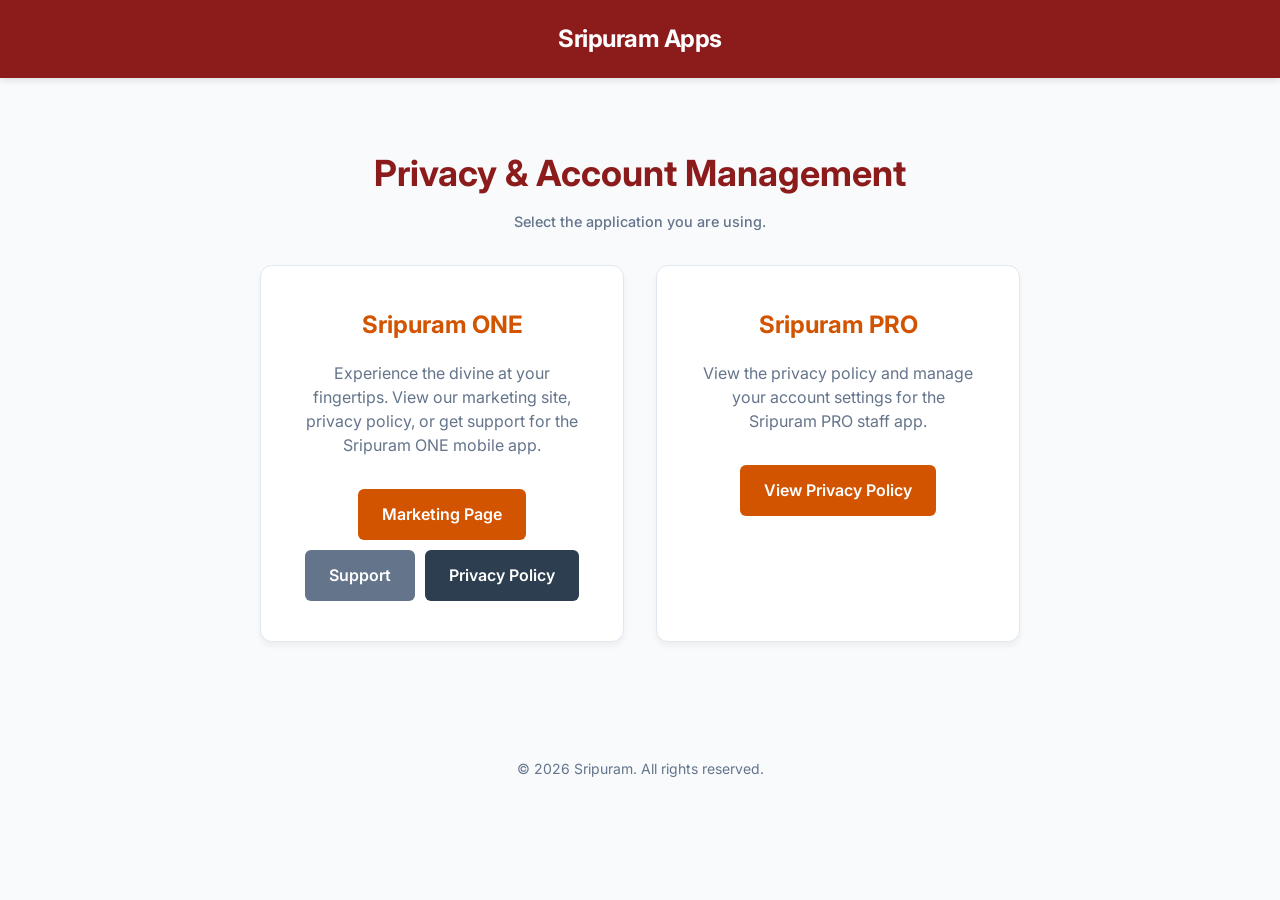
<file: index.html>
<!DOCTYPE html>
<html lang="en">
<head>
    <meta charset="UTF-8">
    <meta name="viewport" content="width=device-width, initial-scale=1.0">
    <meta name="description" content="Sripuram Apps - Privacy Policies & Account Deletion">
    <title>Sripuram Apps - Privacy & Account Management</title>
    <link rel="preconnect" href="https://fonts.googleapis.com">
    <link rel="preconnect" href="https://fonts.gstatic.com" crossorigin>
    <link href="https://fonts.googleapis.com/css2?family=Inter:wght@300;400;600;700&display=swap" rel="stylesheet">
    <link rel="stylesheet" href="./styles.css">
    <style>
        .menu-grid {
            display: grid;
            grid-template-columns: 1fr;
            gap: 2rem;
            margin-top: 2rem;
        }
        @media (min-width: 768px) {
            .menu-grid {
                grid-template-columns: 1fr 1fr;
            }
        }
        .menu-card {
            background-color: var(--card-bg, #ffffff);
            border-radius: 12px;
            padding: 2.5rem;
            box-shadow: 0 4px 6px rgba(0, 0, 0, 0.05);
            text-align: center;
            border: 1px solid var(--border-color, #eaeaea);
            transition: transform 0.3s ease, box-shadow 0.3s ease;
        }
        .menu-card:hover {
            transform: translateY(-5px);
            box-shadow: 0 10px 15px rgba(0, 0, 0, 0.1);
        }
        .menu-card h2 {
            color: var(--primary, #d35400);
            margin-bottom: 1rem;
            font-size: 1.5rem;
        }
        .menu-card p {
            color: var(--text-muted, #666);
            margin-bottom: 2rem;
            line-height: 1.5;
        }
        .menu-btn {
            display: inline-block;
            background-color: var(--primary, #d35400);
            color: white;
            padding: 0.8rem 1.5rem;
            border-radius: 6px;
            text-decoration: none;
            font-weight: 600;
            transition: background-color 0.3s ease;
        }
        .menu-btn:hover {
            background-color: var(--primary-dark, #a84300);
            color: white;
        }
    </style>
</head>
<body>
    <header class="header">
        <div class="container">
            <h1 class="logo" style="text-align: center; margin: 0 auto;">Sripuram Apps</h1>
        </div>
    </header>

    <main class="container fade-in" style="min-height: 70vh; display: flex; align-items: center; justify-content: center;">
        <div style="width: 100%; max-width: 900px; margin: 0 auto;">
            <h1 class="policy-title" style="text-align: center;">Privacy & Account Management</h1>
            <p class="last-updated" style="text-align: center; margin-bottom: 2rem;">Select the application you are using.</p>

            <div class="menu-grid">
                <!-- Sripuram ONE Box -->
                <div class="menu-card">
                    <h2>Sripuram ONE</h2>
                    <p>Experience the divine at your fingertips. View our marketing site, privacy policy, or get support for the Sripuram ONE mobile app.</p>
                    <div style="display: flex; gap: 10px; justify-content: center; flex-wrap: wrap;">
                        <a href="./sripuram-one-marketing.html" class="menu-btn">Marketing Page</a>
                        <a href="./sripuram-one-support.html" class="menu-btn" style="background-color: #64748B;">Support</a>
                        <a href="./privacy_account_work/privacy-policy.html" class="menu-btn" style="background-color: #2C3E50;">Privacy Policy</a>
                    </div>
                </div>

                <!-- Sripuram PRO Box -->
                <div class="menu-card">
                    <h2>Sripuram PRO</h2>
                    <p>View the privacy policy and manage your account settings for the Sripuram PRO staff app.</p>
                    <a href="./pro-privacy-policy.html" class="menu-btn">View Privacy Policy</a>
                </div>
            </div>
        </div>
    </main>

    <footer class="footer">
        <div class="container" style="text-align: center;">
            <p>&copy; <span id="year"></span> Sripuram. All rights reserved.</p>
        </div>
    </footer>

    <script>
        document.getElementById('year').textContent = new Date().getFullYear();
    </script>
</body>
</html>
</file>
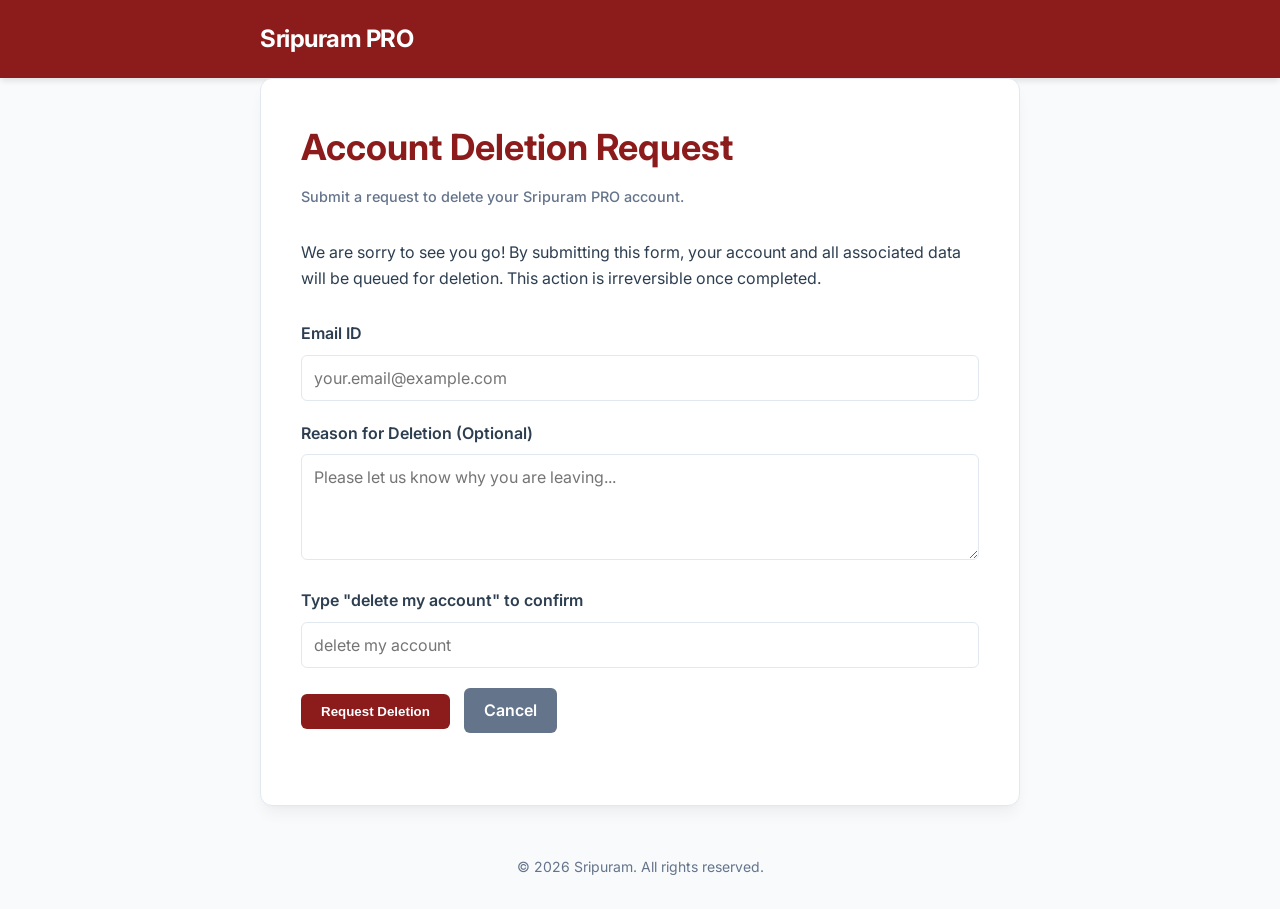
<file: deleteaccount.html>
<!DOCTYPE html>
<html lang="en">
<head>
    <meta charset="UTF-8">
    <meta name="viewport" content="width=device-width, initial-scale=1.0">
    <meta name="description" content="Account Deletion - Sripuram PRO">
    <title>Account Deletion - Sripuram PRO</title>
    <link rel="preconnect" href="https://fonts.googleapis.com">
    <link rel="preconnect" href="https://fonts.gstatic.com" crossorigin>
    <link href="https://fonts.googleapis.com/css2?family=Inter:wght@300;400;600;700&display=swap" rel="stylesheet">
    <link rel="stylesheet" href="./styles.css">
</head>
<body>
    <header class="header">
        <div class="container">
            <h1 class="logo">Sripuram PRO</h1>
        </div>
    </header>

    <main class="container">
        <article class="policy-card fade-in">
            <h1 class="policy-title">Account Deletion Request</h1>
            <p class="last-updated">Submit a request to delete your Sripuram PRO account.</p>

            <section class="policy-section">
                <p>We are sorry to see you go! By submitting this form, your account and all associated data will be queued for deletion. This action is irreversible once completed.</p>
                
                <form id="deleteAccountForm" style="margin-top: 30px;">
                    <div id="alertMessage" class="alert"></div>

                    <div class="form-group">
                        <label for="email" class="form-label">Email ID</label>
                        <input type="email" id="email" class="form-input" placeholder="your.email@example.com" required>
                    </div>

                    <div class="form-group">
                        <label for="reason" class="form-label">Reason for Deletion (Optional)</label>
                        <textarea id="reason" class="form-input" rows="4" placeholder="Please let us know why you are leaving..."></textarea>
                    </div>

                    <div class="form-group">
                        <label for="confirmText" class="form-label">Type "delete my account" to confirm</label>
                        <input type="text" id="confirmText" class="form-input" placeholder="delete my account" required>
                    </div>

                    <button type="submit" class="delete-btn" id="submitBtn">Request Deletion</button>
                    <a href="./pro-privacy-policy.html" class="delete-btn" style="background-color: var(--text-muted); margin-left: 10px;">Cancel</a>
                </form>
            </section>
        </article>
    </main>

    <footer class="footer">
        <div class="container">
            <p>&copy; <span id="year"></span> Sripuram. All rights reserved.</p>
        </div>
    </footer>

    <script src="./deleteaccount.js"></script>
</body>
</html>
</file>
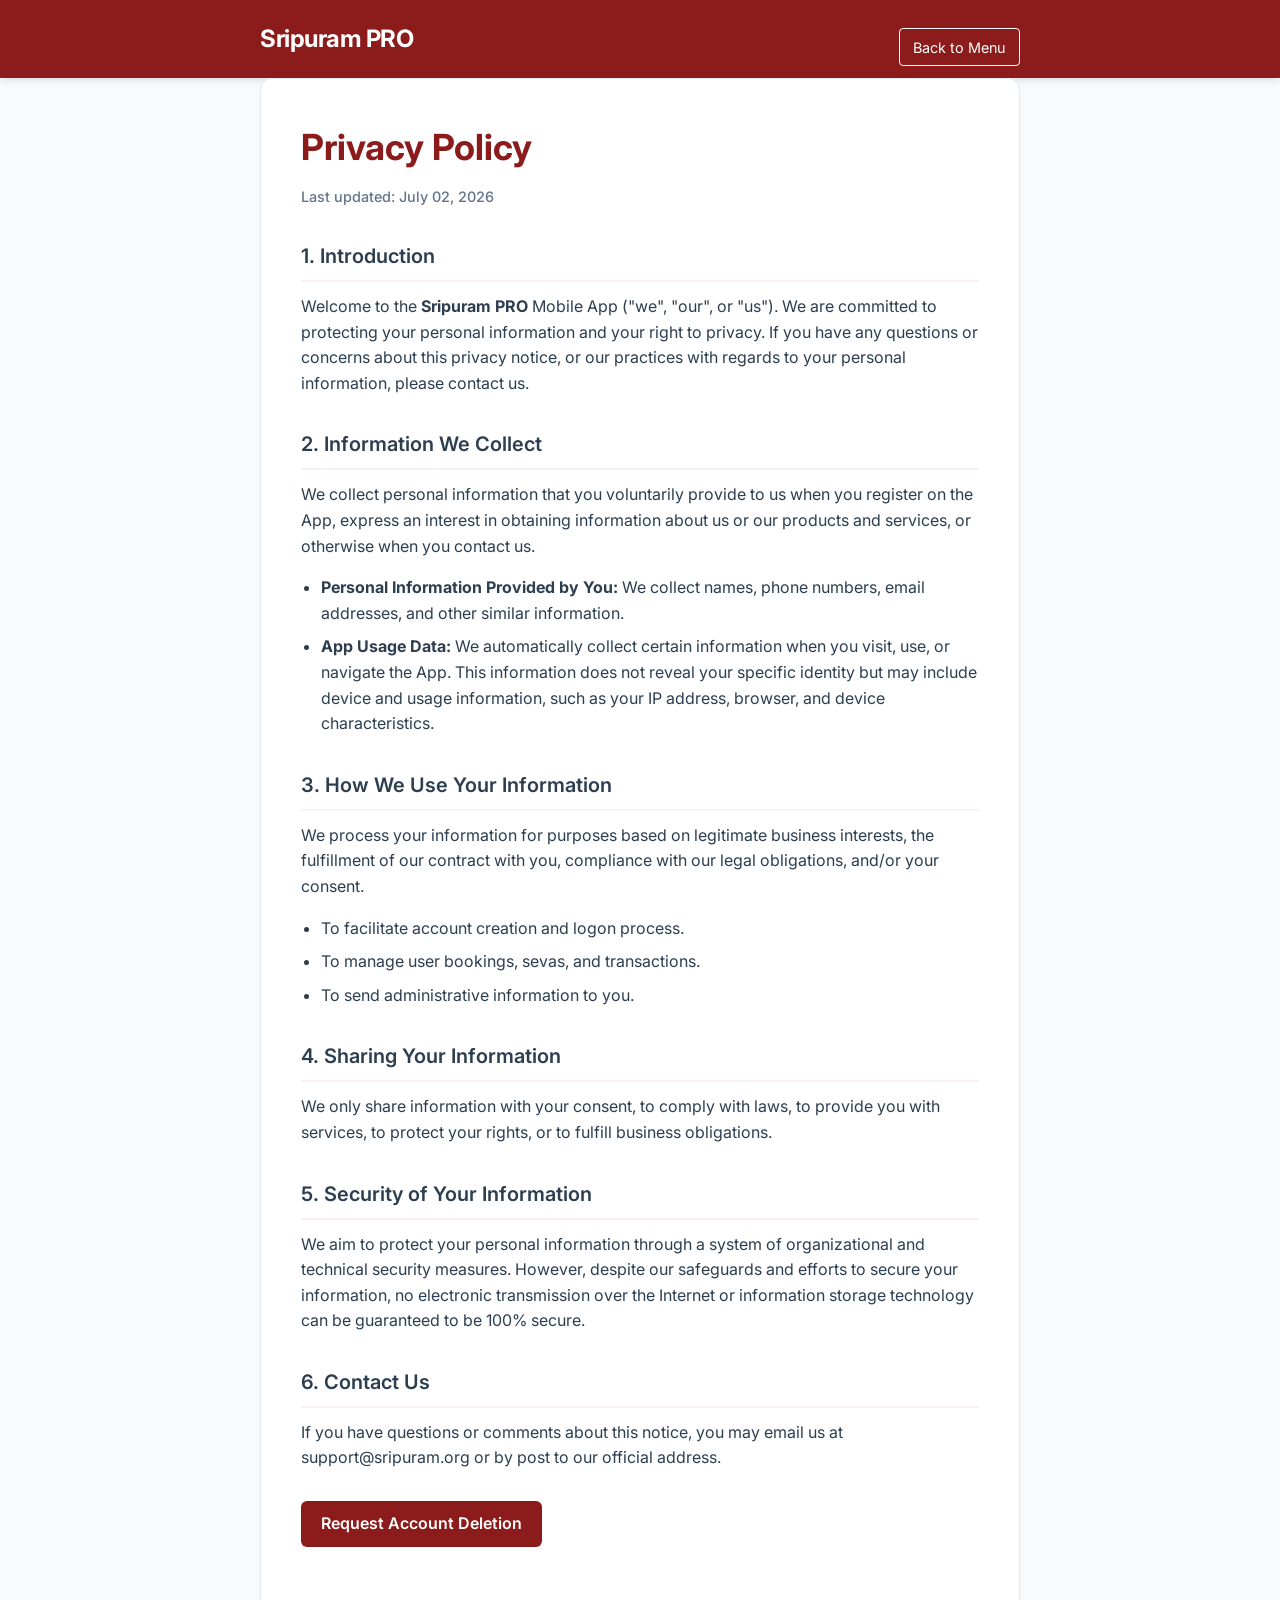
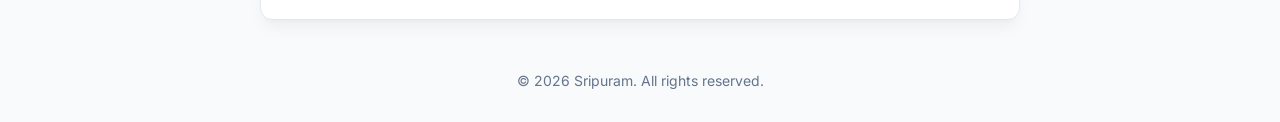
<file: pro-privacy-policy.html>
<!DOCTYPE html>
<html lang="en">
<head>
    <meta charset="UTF-8">
    <meta name="viewport" content="width=device-width, initial-scale=1.0">
    <meta name="description" content="Privacy Policy for Sripuram PRO Mobile App">
    <title>Privacy Policy - Sripuram PRO</title>
    <link rel="preconnect" href="https://fonts.googleapis.com">
    <link rel="preconnect" href="https://fonts.gstatic.com" crossorigin>
    <link href="https://fonts.googleapis.com/css2?family=Inter:wght@300;400;600;700&display=swap" rel="stylesheet">
    <link rel="stylesheet" href="./styles.css">
</head>
<body>
    <header class="header">
        <div class="container">
            <h1 class="logo">Sripuram PRO</h1>
            <a href="./index.html" style="color: white; text-decoration: none; font-size: 0.9rem; border: 1px solid white; padding: 0.4rem 0.8rem; border-radius: 4px; float: right; margin-top: -30px; transition: all 0.3s;" onmouseover="this.style.background='white'; this.style.color='var(--primary)';" onmouseout="this.style.background='transparent'; this.style.color='white';">Back to Menu</a>
        </div>
    </header>

    <main class="container">
        <article class="policy-card fade-in">
            <h1 class="policy-title">Privacy Policy</h1>
            <p class="last-updated">Last updated: July 02, 2026</p>

            <section class="policy-section">
                <h2>1. Introduction</h2>
                <p>Welcome to the <strong>Sripuram PRO</strong> Mobile App ("we", "our", or "us"). We are committed to protecting your personal information and your right to privacy. If you have any questions or concerns about this privacy notice, or our practices with regards to your personal information, please contact us.</p>
            </section>

            <section class="policy-section">
                <h2>2. Information We Collect</h2>
                <p>We collect personal information that you voluntarily provide to us when you register on the App, express an interest in obtaining information about us or our products and services, or otherwise when you contact us.</p>
                <ul>
                    <li><strong>Personal Information Provided by You:</strong> We collect names, phone numbers, email addresses, and other similar information.</li>
                    <li><strong>App Usage Data:</strong> We automatically collect certain information when you visit, use, or navigate the App. This information does not reveal your specific identity but may include device and usage information, such as your IP address, browser, and device characteristics.</li>
                </ul>
            </section>

            <section class="policy-section">
                <h2>3. How We Use Your Information</h2>
                <p>We process your information for purposes based on legitimate business interests, the fulfillment of our contract with you, compliance with our legal obligations, and/or your consent.</p>
                <ul>
                    <li>To facilitate account creation and logon process.</li>
                    <li>To manage user bookings, sevas, and transactions.</li>
                    <li>To send administrative information to you.</li>
                </ul>
            </section>

            <section class="policy-section">
                <h2>4. Sharing Your Information</h2>
                <p>We only share information with your consent, to comply with laws, to provide you with services, to protect your rights, or to fulfill business obligations.</p>
            </section>

            <section class="policy-section">
                <h2>5. Security of Your Information</h2>
                <p>We aim to protect your personal information through a system of organizational and technical security measures. However, despite our safeguards and efforts to secure your information, no electronic transmission over the Internet or information storage technology can be guaranteed to be 100% secure.</p>
            </section>

            <section class="policy-section">
                <h2>6. Contact Us</h2>
                <p>If you have questions or comments about this notice, you may email us at support@sripuram.org or by post to our official address.</p>
                <div style="margin-top: 30px;">
                    <a href="./deleteaccount.html" class="delete-btn">Request Account Deletion</a>
                </div>
            </section>
        </article>
    </main>

    <footer class="footer">
        <div class="container">
            <p>&copy; <span id="year"></span> Sripuram. All rights reserved.</p>
        </div>
    </footer>

    <script src="./script.js"></script>
</body>
</html>
</file>
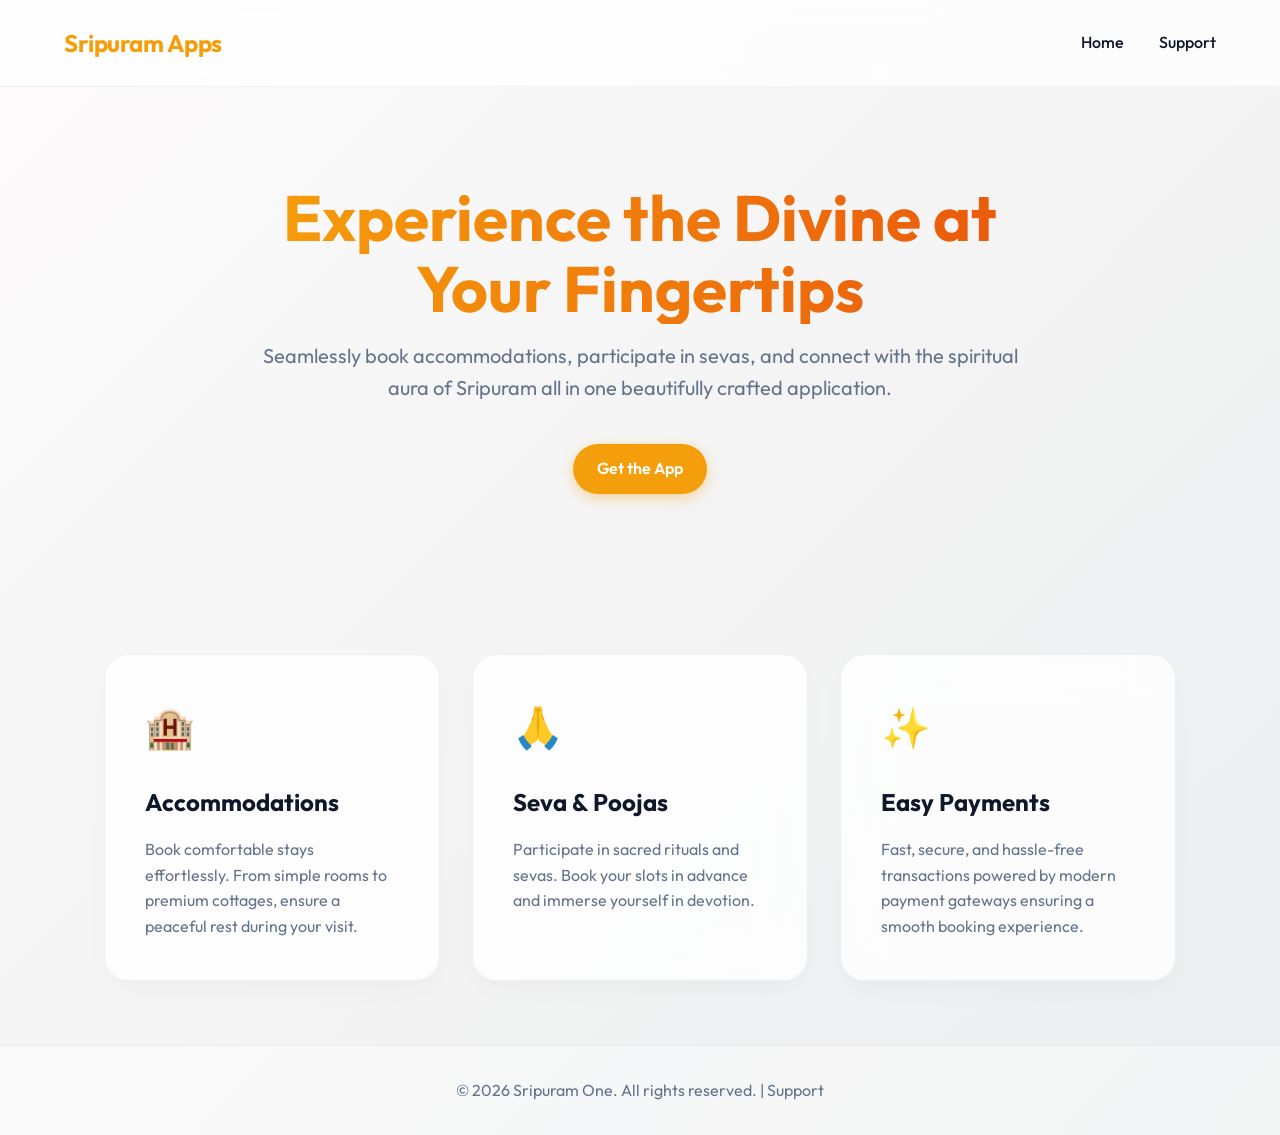
<file: sripuram-one-marketing.html>
<!DOCTYPE html>
<html lang="en">
<head>
    <meta charset="UTF-8">
    <meta name="viewport" content="width=device-width, initial-scale=1.0">
    <title>Sripuram One | Experience the Divine</title>
    <meta name="description" content="Sripuram One - Book your accommodations, poojas, and sevas easily. Experience the divine with our comprehensive spiritual app.">
    <link rel="stylesheet" href="sripuram-one-styles.css">
</head>
<body>
    <header>
        <a href="index.html" class="logo">Sripuram Apps</a>
        <nav>
            <a href="sripuram-one-marketing.html">Home</a>
            <a href="sripuram-one-support.html">Support</a>
        </nav>
    </header>

    <main>
        <section class="hero">
            <h1>Experience the Divine at Your Fingertips</h1>
            <p>Seamlessly book accommodations, participate in sevas, and connect with the spiritual aura of Sripuram all in one beautifully crafted application.</p>
            <a href="#download" class="btn">Get the App</a>
        </section>

        <section class="features">
            <div class="feature-card">
                <div class="feature-icon">🏨</div>
                <h3>Accommodations</h3>
                <p>Book comfortable stays effortlessly. From simple rooms to premium cottages, ensure a peaceful rest during your visit.</p>
            </div>
            <div class="feature-card">
                <div class="feature-icon">🙏</div>
                <h3>Seva & Poojas</h3>
                <p>Participate in sacred rituals and sevas. Book your slots in advance and immerse yourself in devotion.</p>
            </div>
            <div class="feature-card">
                <div class="feature-icon">✨</div>
                <h3>Easy Payments</h3>
                <p>Fast, secure, and hassle-free transactions powered by modern payment gateways ensuring a smooth booking experience.</p>
            </div>
        </section>
    </main>

    <footer>
        <p>&copy; 2026 Sripuram One. All rights reserved. | <a href="sripuram-one-support.html" style="color: var(--text-muted); text-decoration: none;">Support</a></p>
    </footer>
</body>
</html>
</file>
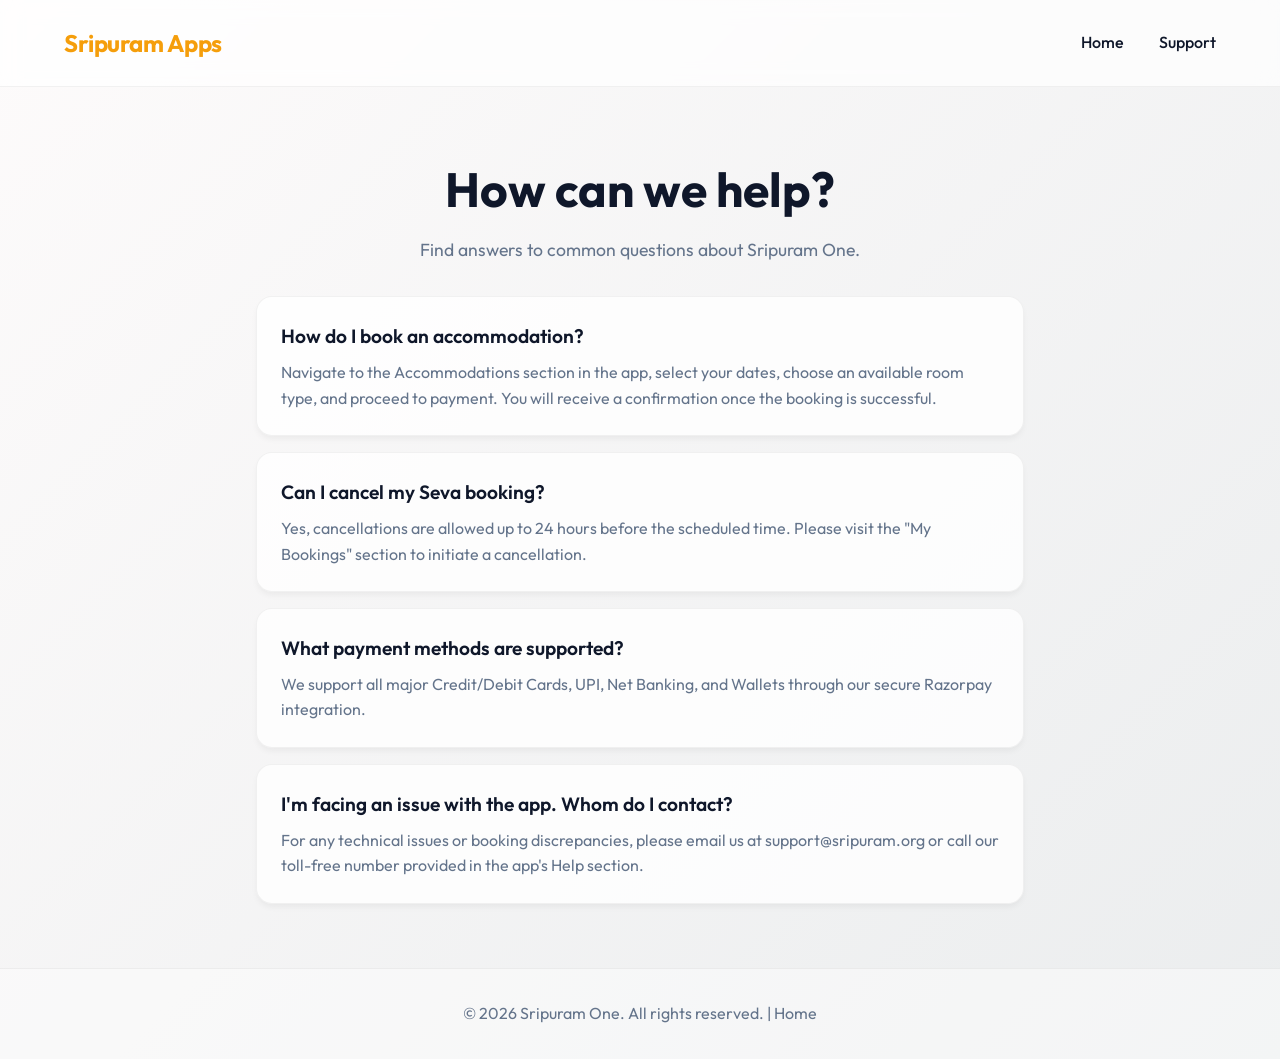
<file: sripuram-one-support.html>
<!DOCTYPE html>
<html lang="en">
<head>
    <meta charset="UTF-8">
    <meta name="viewport" content="width=device-width, initial-scale=1.0">
    <title>Support | Sripuram One</title>
    <meta name="description" content="Support and Frequently Asked Questions for the Sripuram One mobile application.">
    <link rel="stylesheet" href="sripuram-one-styles.css">
</head>
<body>
    <header>
        <a href="index.html" class="logo">Sripuram Apps</a>
        <nav>
            <a href="sripuram-one-marketing.html">Home</a>
            <a href="sripuram-one-support.html">Support</a>
        </nav>
    </header>

    <main>
        <div class="page-header">
            <h1>How can we help?</h1>
            <p>Find answers to common questions about Sripuram One.</p>
        </div>

        <section class="faq-container">
            <div class="faq-item">
                <div class="faq-question">How do I book an accommodation?</div>
                <div class="faq-answer">Navigate to the Accommodations section in the app, select your dates, choose an available room type, and proceed to payment. You will receive a confirmation once the booking is successful.</div>
            </div>
            
            <div class="faq-item">
                <div class="faq-question">Can I cancel my Seva booking?</div>
                <div class="faq-answer">Yes, cancellations are allowed up to 24 hours before the scheduled time. Please visit the "My Bookings" section to initiate a cancellation.</div>
            </div>

            <div class="faq-item">
                <div class="faq-question">What payment methods are supported?</div>
                <div class="faq-answer">We support all major Credit/Debit Cards, UPI, Net Banking, and Wallets through our secure Razorpay integration.</div>
            </div>
            
            <div class="faq-item">
                <div class="faq-question">I'm facing an issue with the app. Whom do I contact?</div>
                <div class="faq-answer">For any technical issues or booking discrepancies, please email us at support@sripuram.org or call our toll-free number provided in the app's Help section.</div>
            </div>
        </section>
    </main>

    <footer>
        <p>&copy; 2026 Sripuram One. All rights reserved. | <a href="sripuram-one-marketing.html" style="color: var(--text-muted); text-decoration: none;">Home</a></p>
    </footer>
</body>
</html>
</file>
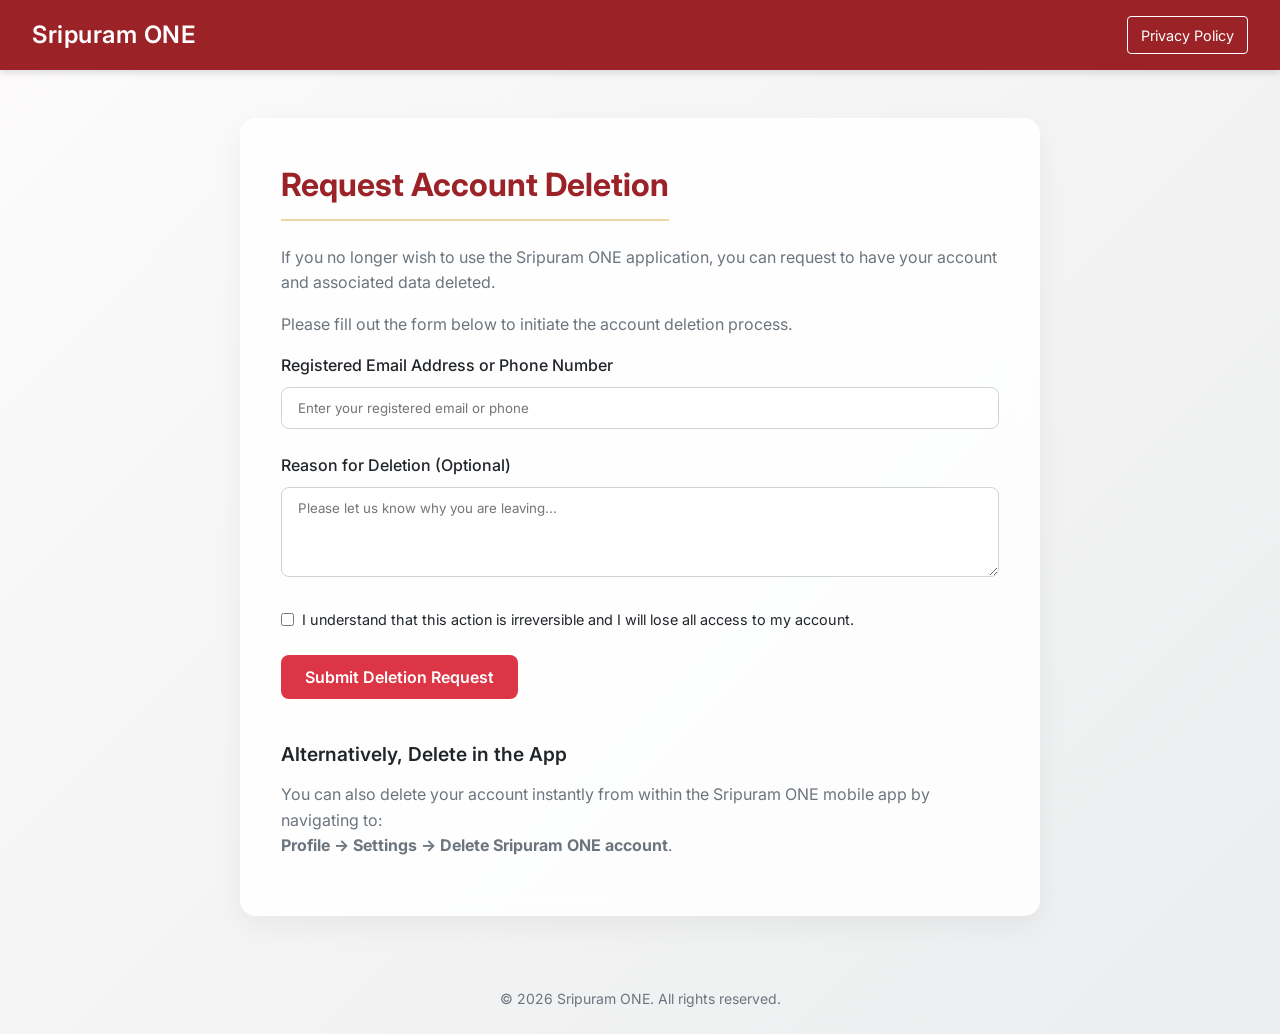
<file: privacy_account_work/account-deletion.html>
<!DOCTYPE html>
<html lang="en">
<head>
    <meta charset="UTF-8">
    <meta name="viewport" content="width=device-width, initial-scale=1.0">
    <title>Account Deletion - Sripuram ONE</title>
    <meta name="description" content="Request Account Deletion for Sripuram ONE Mobile Application">
    <link rel="stylesheet" href="style.css">
</head>
<body>

    <nav class="navbar">
        <h1>Sripuram ONE</h1>
        <a href="privacy-policy.html" style="color: white; text-decoration: none; font-size: 0.9rem; border: 1px solid white; padding: 0.4rem 0.8rem; border-radius: 4px; transition: all 0.3s;" onmouseover="this.style.background='white'; this.style.color='var(--primary)';" onmouseout="this.style.background='transparent'; this.style.color='white';">Privacy Policy</a>
    </nav>

    <div class="container">
        <h2>Request Account Deletion</h2>
        
        <p>If you no longer wish to use the Sripuram ONE application, you can request to have your account and associated data deleted.</p>
        
        <div class="alert alert-danger">
            <strong>Warning:</strong> Deleting your account is a permanent action. You will lose access to your profile, saved details, booking history, and all associated data within the Sripuram ONE ecosystem. It may take up to 30 days for all data to be permanently erased from our backups.
        </div>

        <p>Please fill out the form below to initiate the account deletion process.</p>

        <form id="deletionForm">
            <div id="alertBox" class="alert"></div>

            <div class="form-group">
                <label for="email">Registered Email Address or Phone Number</label>
                <input type="text" id="email" class="form-control" placeholder="Enter your registered email or phone" required>
            </div>
            
            <div class="form-group">
                <label for="reason">Reason for Deletion (Optional)</label>
                <textarea id="reason" class="form-control" rows="4" placeholder="Please let us know why you are leaving..."></textarea>
            </div>

            <div class="form-group" style="display: flex; align-items: flex-start; gap: 0.5rem;">
                <input type="checkbox" id="confirm" required style="margin-top: 0.3rem;">
                <label for="confirm" style="font-weight: 400; font-size: 0.9rem; margin-bottom: 0;">I understand that this action is irreversible and I will lose all access to my account.</label>
            </div>

            <button type="submit" class="btn btn-danger" id="submitBtn">Submit Deletion Request</button>
        </form>

        <h3 style="margin-top: 2.5rem; font-size: 1.2rem;">Alternatively, Delete in the App</h3>
        <p>You can also delete your account instantly from within the Sripuram ONE mobile app by navigating to: <br><strong>Profile &rarr; Settings &rarr; Delete Sripuram ONE account</strong>.</p>
    </div>

    <footer>
        &copy; 2026 Sripuram ONE. All rights reserved.
    </footer>

    <script src="script.js"></script>
</body>
</html>
</file>
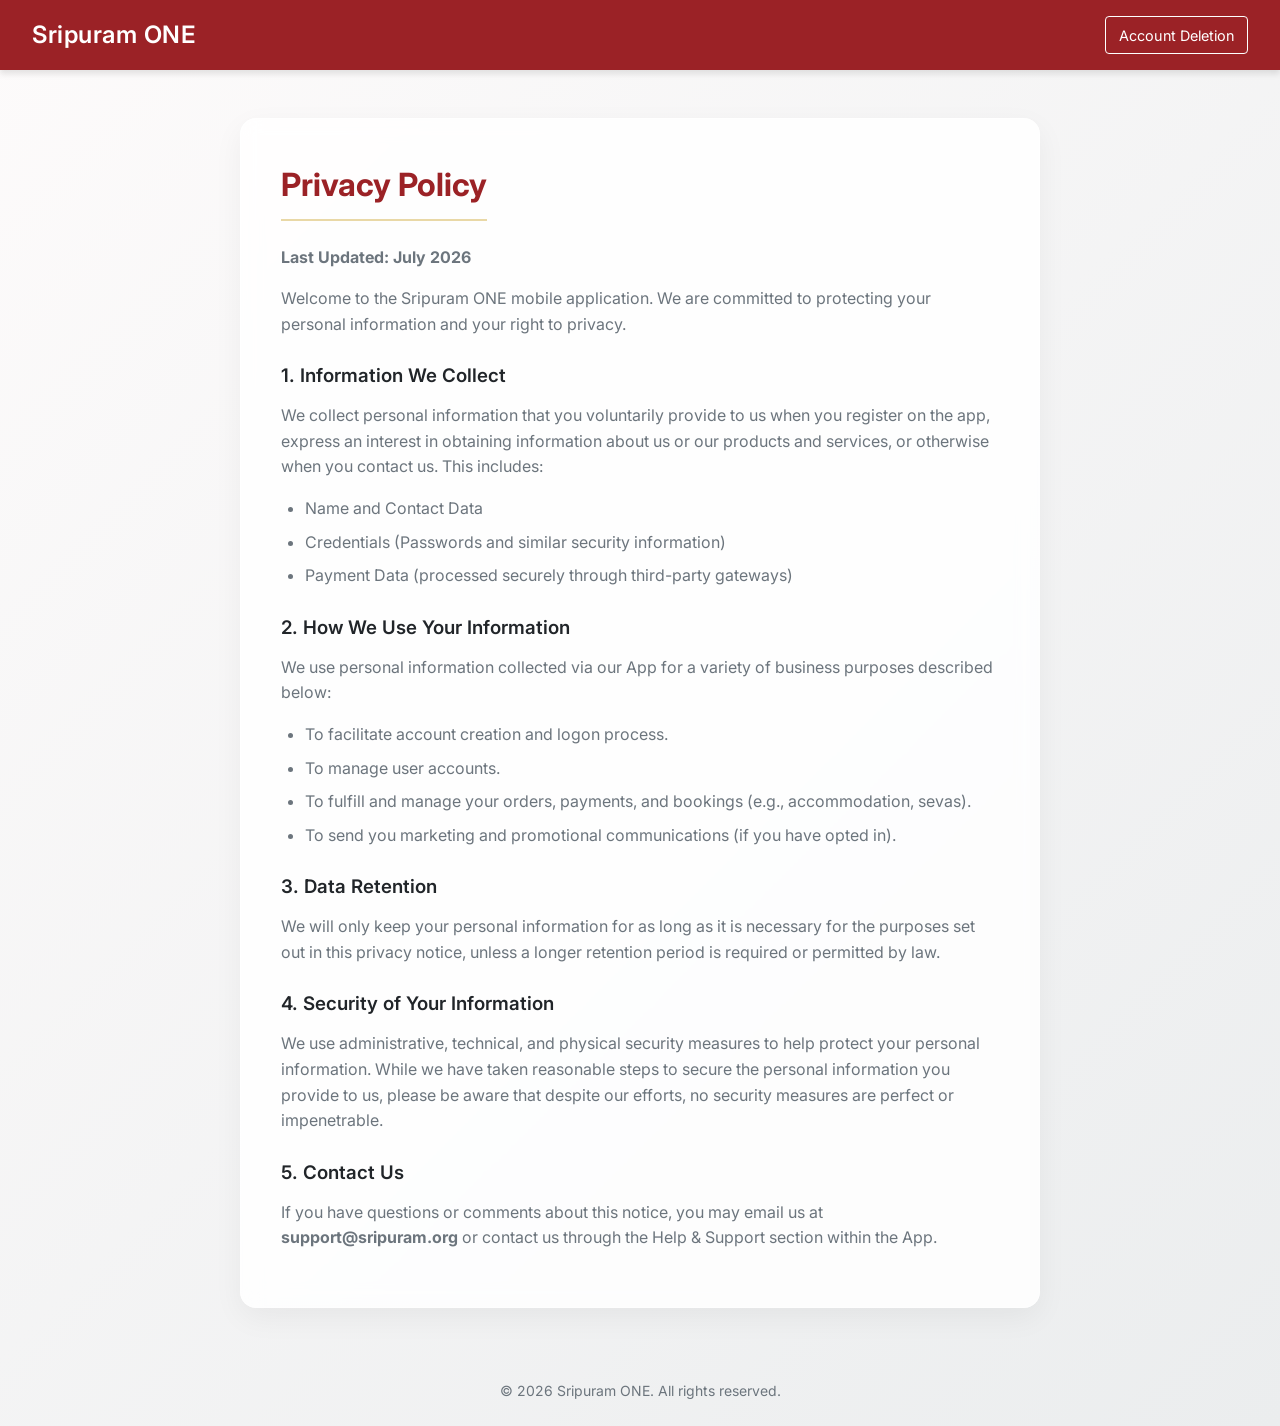
<file: privacy_account_work/privacy-policy.html>
<!DOCTYPE html>
<html lang="en">
<head>
    <meta charset="UTF-8">
    <meta name="viewport" content="width=device-width, initial-scale=1.0">
    <title>Privacy Policy - Sripuram ONE</title>
    <meta name="description" content="Privacy Policy for Sripuram ONE Mobile Application">
    <link rel="stylesheet" href="style.css">
</head>
<body>

    <nav class="navbar">
        <h1>Sripuram ONE</h1>
        <a href="account-deletion.html" style="color: white; text-decoration: none; font-size: 0.9rem; border: 1px solid white; padding: 0.4rem 0.8rem; border-radius: 4px; transition: all 0.3s;" onmouseover="this.style.background='white'; this.style.color='var(--primary)';" onmouseout="this.style.background='transparent'; this.style.color='white';">Account Deletion</a>
    </nav>

    <div class="container">
        <h2>Privacy Policy</h2>
        <p><strong>Last Updated: July 2026</strong></p>
        
        <p>Welcome to the Sripuram ONE mobile application. We are committed to protecting your personal information and your right to privacy.</p>

        <h3>1. Information We Collect</h3>
        <p>We collect personal information that you voluntarily provide to us when you register on the app, express an interest in obtaining information about us or our products and services, or otherwise when you contact us. This includes:</p>
        <ul>
            <li>Name and Contact Data</li>
            <li>Credentials (Passwords and similar security information)</li>
            <li>Payment Data (processed securely through third-party gateways)</li>
        </ul>

        <h3>2. How We Use Your Information</h3>
        <p>We use personal information collected via our App for a variety of business purposes described below:</p>
        <ul>
            <li>To facilitate account creation and logon process.</li>
            <li>To manage user accounts.</li>
            <li>To fulfill and manage your orders, payments, and bookings (e.g., accommodation, sevas).</li>
            <li>To send you marketing and promotional communications (if you have opted in).</li>
        </ul>

        <h3>3. Data Retention</h3>
        <p>We will only keep your personal information for as long as it is necessary for the purposes set out in this privacy notice, unless a longer retention period is required or permitted by law.</p>

        <h3>4. Security of Your Information</h3>
        <p>We use administrative, technical, and physical security measures to help protect your personal information. While we have taken reasonable steps to secure the personal information you provide to us, please be aware that despite our efforts, no security measures are perfect or impenetrable.</p>

        <h3>5. Contact Us</h3>
        <p>If you have questions or comments about this notice, you may email us at <strong>support@sripuram.org</strong> or contact us through the Help & Support section within the App.</p>
    </div>

    <footer>
        &copy; 2026 Sripuram ONE. All rights reserved.
    </footer>

</body>
</html>
</file>
<file: styles.css>
:root {
    --primary-color: #8C1C1C;
    --primary-light: #F9F1F1;
    --text-main: #2C3E50;
    --text-muted: #64748B;
    --bg-main: #F8FAFC;
    --bg-card: #FFFFFF;
    --border-color: #E2E8F0;
}

* {
    margin: 0;
    padding: 0;
    box-sizing: border-box;
}

body {
    font-family: 'Inter', -apple-system, BlinkMacSystemFont, 'Segoe UI', Roboto, Oxygen, Ubuntu, Cantarell, sans-serif;
    background-color: var(--bg-main);
    color: var(--text-main);
    line-height: 1.6;
    -webkit-font-smoothing: antialiased;
}

.container {
    max-width: 800px;
    margin: 0 auto;
    padding: 0 20px;
}

.header {
    background-color: var(--primary-color);
    padding: 20px 0;
    box-shadow: 0 4px 6px -1px rgba(0, 0, 0, 0.1);
}

.logo {
    color: #FFFFFF;
    font-size: 1.5rem;
    font-weight: 700;
    letter-spacing: -0.5px;
}

main {
    padding: 40px 20px;
}

.policy-card {
    background: var(--bg-card);
    border-radius: 12px;
    padding: 40px;
    box-shadow: 0 10px 15px -3px rgba(0, 0, 0, 0.05), 0 4px 6px -2px rgba(0, 0, 0, 0.025);
    border: 1px solid var(--border-color);
}

.policy-title {
    font-size: 2.25rem;
    font-weight: 700;
    color: var(--primary-color);
    margin-bottom: 8px;
}

.last-updated {
    font-size: 0.9rem;
    color: var(--text-muted);
    margin-bottom: 32px;
    font-weight: 500;
}

.policy-section {
    margin-bottom: 32px;
}

.policy-section h2 {
    font-size: 1.25rem;
    font-weight: 600;
    color: var(--text-main);
    margin-bottom: 12px;
    padding-bottom: 8px;
    border-bottom: 2px solid var(--primary-light);
}

.policy-section p {
    margin-bottom: 16px;
    color: var(--text-main);
}

.policy-section ul {
    margin-left: 20px;
    margin-bottom: 16px;
    color: var(--text-main);
}

.policy-section li {
    margin-bottom: 8px;
}

.footer {
    text-align: center;
    padding: 30px 0;
    color: var(--text-muted);
    font-size: 0.875rem;
    margin-top: 20px;
}

/* Animations */
.fade-in {
    opacity: 0;
    transform: translateY(10px);
    animation: fadeIn 0.6s ease-out forwards;
}

@keyframes fadeIn {
    to {
        opacity: 1;
        transform: translateY(0);
    }
}

/* Responsive adjustments */
@media (max-width: 600px) {
    .policy-card {
        padding: 24px;
    }
    
    .policy-title {
        font-size: 1.75rem;
    }
}

/* Buttons */
.delete-btn {
    display: inline-block;
    padding: 10px 20px;
    background-color: var(--primary-color);
    color: white;
    text-decoration: none;
    border-radius: 6px;
    font-weight: 600;
    transition: background-color 0.2s, transform 0.1s;
    border: none;
    cursor: pointer;
}

.delete-btn:hover {
    background-color: #6d1515;
}

.delete-btn:active {
    transform: scale(0.98);
}

/* Form Styles */
.form-group {
    margin-bottom: 20px;
}

.form-label {
    display: block;
    margin-bottom: 8px;
    font-weight: 600;
    color: var(--text-main);
}

.form-input {
    width: 100%;
    padding: 12px;
    border: 1px solid var(--border-color);
    border-radius: 6px;
    font-family: inherit;
    font-size: 1rem;
    transition: border-color 0.2s, box-shadow 0.2s;
}

.form-input:focus {
    outline: none;
    border-color: var(--primary-color);
    box-shadow: 0 0 0 3px var(--primary-light);
}

.alert {
    padding: 12px;
    border-radius: 6px;
    margin-bottom: 20px;
    display: none;
}

.alert-success {
    background-color: #d1fae5;
    color: #065f46;
    border: 1px solid #a7f3d0;
}

.alert-error {
    background-color: #fee2e2;
    color: #991b1b;
    border: 1px solid #fecaca;
}
</file>
<file: sripuram-one-styles.css>
@import url('https://fonts.googleapis.com/css2?family=Outfit:wght@300;400;500;600;700&display=swap');

:root {
  --primary: #f59e0b; /* Amber */
  --primary-hover: #d97706;
  --bg-color: #f8fafc;
  --text-main: #0f172a;
  --text-muted: #64748b;
  --card-bg: rgba(255, 255, 255, 0.8);
  --border-color: rgba(0, 0, 0, 0.05);
}

* {
  margin: 0;
  padding: 0;
  box-sizing: border-box;
}

body {
  font-family: 'Outfit', sans-serif;
  background: linear-gradient(135deg, #fdfbfb 0%, #ebedee 100%);
  color: var(--text-main);
  line-height: 1.6;
  min-height: 100vh;
  display: flex;
  flex-direction: column;
}

/* Header & Nav */
header {
  padding: 1.5rem 5%;
  display: flex;
  justify-content: space-between;
  align-items: center;
  background: rgba(255, 255, 255, 0.7);
  backdrop-filter: blur(10px);
  position: sticky;
  top: 0;
  z-index: 100;
  border-bottom: 1px solid var(--border-color);
}

.logo {
  font-size: 1.5rem;
  font-weight: 700;
  color: var(--primary);
  text-decoration: none;
  letter-spacing: -0.5px;
}

nav a {
  text-decoration: none;
  color: var(--text-main);
  margin-left: 2rem;
  font-weight: 500;
  transition: color 0.3s ease;
}

nav a:hover {
  color: var(--primary);
}

.btn {
  display: inline-block;
  background: var(--primary);
  color: white;
  padding: 0.75rem 1.5rem;
  border-radius: 999px;
  text-decoration: none;
  font-weight: 600;
  transition: transform 0.2s ease, background 0.3s ease, box-shadow 0.3s ease;
  box-shadow: 0 4px 14px 0 rgba(245, 158, 11, 0.39);
}

.btn:hover {
  background: var(--primary-hover);
  transform: translateY(-2px);
  box-shadow: 0 6px 20px rgba(245, 158, 11, 0.23);
  color: white;
}

/* Hero Section */
.hero {
  text-align: center;
  padding: 6rem 1rem;
  max-width: 800px;
  margin: 0 auto;
}

.hero h1 {
  font-size: 4rem;
  font-weight: 700;
  margin-bottom: 1rem;
  line-height: 1.1;
  background: linear-gradient(to right, #f59e0b, #ea580c);
  -webkit-background-clip: text;
  -webkit-text-fill-color: transparent;
}

.hero p {
  font-size: 1.25rem;
  color: var(--text-muted);
  margin-bottom: 2.5rem;
}

/* Features */
.features {
  padding: 4rem 5%;
  display: grid;
  grid-template-columns: repeat(auto-fit, minmax(300px, 1fr));
  gap: 2rem;
  max-width: 1200px;
  margin: 0 auto;
}

.feature-card {
  background: var(--card-bg);
  backdrop-filter: blur(20px);
  padding: 2.5rem;
  border-radius: 24px;
  border: 1px solid var(--border-color);
  box-shadow: 0 10px 30px -10px rgba(0,0,0,0.05);
  transition: transform 0.3s ease, box-shadow 0.3s ease;
}

.feature-card:hover {
  transform: translateY(-5px);
  box-shadow: 0 20px 40px -10px rgba(0,0,0,0.1);
}

.feature-icon {
  font-size: 2.5rem;
  margin-bottom: 1.5rem;
}

.feature-card h3 {
  font-size: 1.5rem;
  margin-bottom: 1rem;
}

.feature-card p {
  color: var(--text-muted);
}

/* Support Page Layout */
.page-header {
  text-align: center;
  padding: 4rem 1rem 2rem;
}
.page-header h1 {
  font-size: 3rem;
  margin-bottom: 0.5rem;
}
.page-header p {
  color: var(--text-muted);
  font-size: 1.1rem;
}

.faq-container {
  max-width: 800px;
  margin: 0 auto 4rem;
  padding: 0 1rem;
}

.faq-item {
  background: var(--card-bg);
  border: 1px solid var(--border-color);
  border-radius: 16px;
  margin-bottom: 1rem;
  padding: 1.5rem;
  box-shadow: 0 4px 6px -1px rgba(0,0,0,0.05);
}

.faq-question {
  font-size: 1.2rem;
  font-weight: 600;
  margin-bottom: 0.5rem;
  color: var(--text-main);
}

.faq-answer {
  color: var(--text-muted);
}

/* Footer */
footer {
  margin-top: auto;
  padding: 2rem 5%;
  text-align: center;
  color: var(--text-muted);
  border-top: 1px solid var(--border-color);
  background: rgba(255, 255, 255, 0.4);
}
</file>
<file: privacy_account_work/style.css>
@import url('https://fonts.googleapis.com/css2?family=Inter:wght@300;400;500;600;700&display=swap');

:root {
  --primary: #9b2226; /* Deep red for Sripuram theme */
  --primary-light: #bb3e03;
  --bg-color: #f8f9fa;
  --card-bg: rgba(255, 255, 255, 0.85);
  --text-dark: #212529;
  --text-light: #6c757d;
  --accent: #e9d8a6; /* Gold/yellow accent */
  --danger: #dc3545;
  --success: #28a745;
}

* {
  box-sizing: border-box;
  margin: 0;
  padding: 0;
}

body {
  font-family: 'Inter', sans-serif;
  background: linear-gradient(135deg, #fdfbfb 0%, #ebedee 100%);
  color: var(--text-dark);
  line-height: 1.6;
  min-height: 100vh;
  display: flex;
  flex-direction: column;
}

.navbar {
  background: var(--primary);
  padding: 1rem 2rem;
  color: white;
  box-shadow: 0 4px 6px rgba(0,0,0,0.1);
  display: flex;
  align-items: center;
  justify-content: space-between;
}

.navbar h1 {
  font-size: 1.5rem;
  font-weight: 600;
  letter-spacing: 0.5px;
}

.container {
  max-width: 800px;
  margin: 3rem auto;
  padding: 2.5rem;
  background: var(--card-bg);
  backdrop-filter: blur(10px);
  -webkit-backdrop-filter: blur(10px);
  border-radius: 16px;
  box-shadow: 0 10px 30px rgba(0, 0, 0, 0.05);
  border: 1px solid rgba(255, 255, 255, 0.5);
  animation: fadeIn 0.8s ease-out;
}

@keyframes fadeIn {
  from { opacity: 0; transform: translateY(20px); }
  to { opacity: 1; transform: translateY(0); }
}

h2 {
  color: var(--primary);
  margin-bottom: 1.5rem;
  font-weight: 700;
  font-size: 2rem;
  border-bottom: 2px solid var(--accent);
  padding-bottom: 0.5rem;
  display: inline-block;
}

h3 {
  margin-top: 1.5rem;
  margin-bottom: 0.75rem;
  color: var(--text-dark);
  font-weight: 600;
}

p {
  margin-bottom: 1rem;
  color: var(--text-light);
}

ul {
  margin-left: 1.5rem;
  margin-bottom: 1rem;
  color: var(--text-light);
}

li {
  margin-bottom: 0.5rem;
}

/* Form Styles */
.form-group {
  margin-bottom: 1.5rem;
}

.form-group label {
  display: block;
  margin-bottom: 0.5rem;
  font-weight: 500;
}

.form-control {
  width: 100%;
  padding: 0.75rem 1rem;
  border: 1px solid #ced4da;
  border-radius: 8px;
  font-family: 'Inter', sans-serif;
  transition: all 0.3s ease;
  background: rgba(255,255,255,0.9);
}

.form-control:focus {
  outline: none;
  border-color: var(--primary-light);
  box-shadow: 0 0 0 3px rgba(187, 62, 3, 0.2);
}

.btn {
  display: inline-block;
  padding: 0.75rem 1.5rem;
  font-size: 1rem;
  font-weight: 600;
  text-align: center;
  border: none;
  border-radius: 8px;
  cursor: pointer;
  transition: transform 0.2s, box-shadow 0.2s;
  font-family: 'Inter', sans-serif;
}

.btn:active {
  transform: scale(0.98);
}

.btn-danger {
  background-color: var(--danger);
  color: white;
}

.btn-danger:hover {
  background-color: #c82333;
  box-shadow: 0 4px 12px rgba(220, 53, 69, 0.3);
}

.btn-primary {
  background-color: var(--primary);
  color: white;
}

.btn-primary:hover {
  background-color: var(--primary-light);
  box-shadow: 0 4px 12px rgba(155, 34, 38, 0.3);
}

.alert {
  padding: 1rem;
  border-radius: 8px;
  margin-bottom: 1.5rem;
  display: none;
  font-weight: 500;
}

.alert-success {
  background-color: #d4edda;
  color: #155724;
  border: 1px solid #c3e6cb;
}

.alert-danger {
  background-color: #f8d7da;
  color: #721c24;
  border: 1px solid #f5c6cb;
}

/* Footer */
footer {
  margin-top: auto;
  text-align: center;
  padding: 1.5rem;
  color: var(--text-light);
  font-size: 0.875rem;
}

@media (max-width: 768px) {
  .container {
    margin: 1.5rem;
    padding: 1.5rem;
  }
}
</file>
